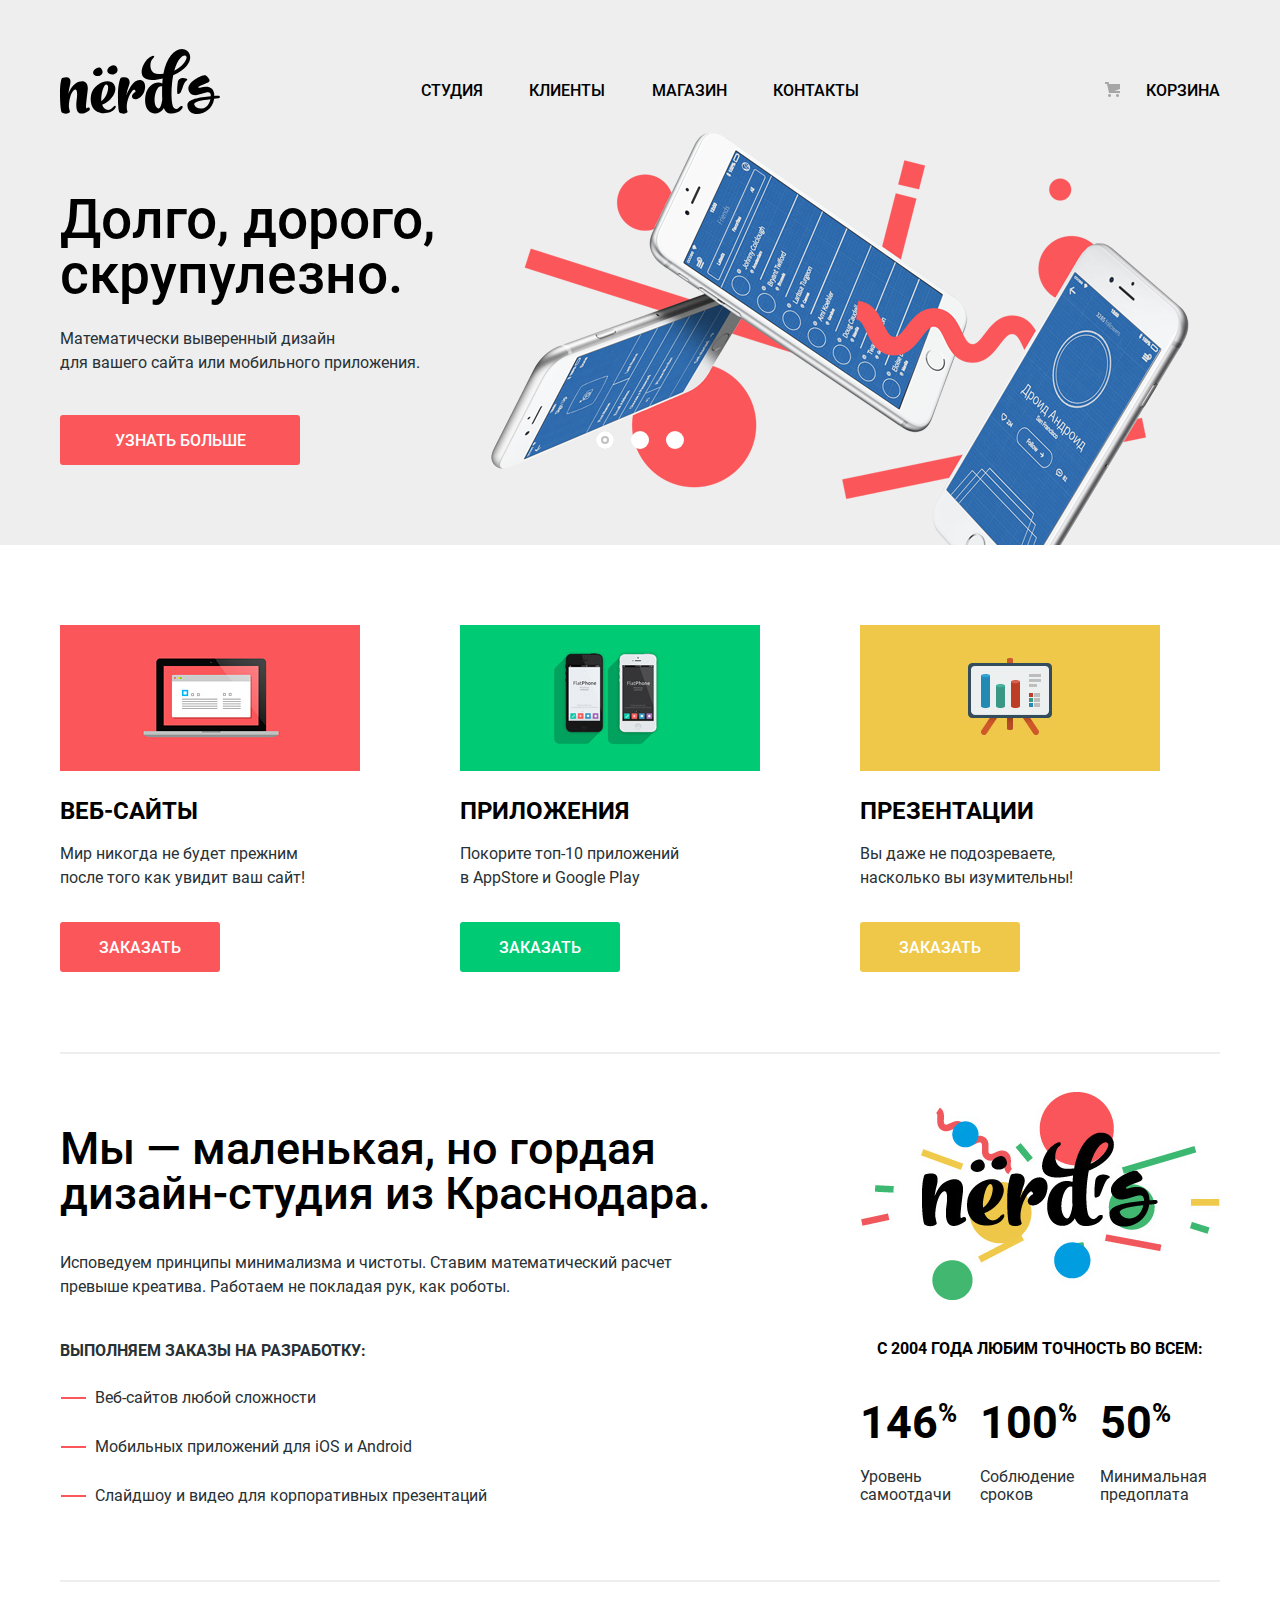
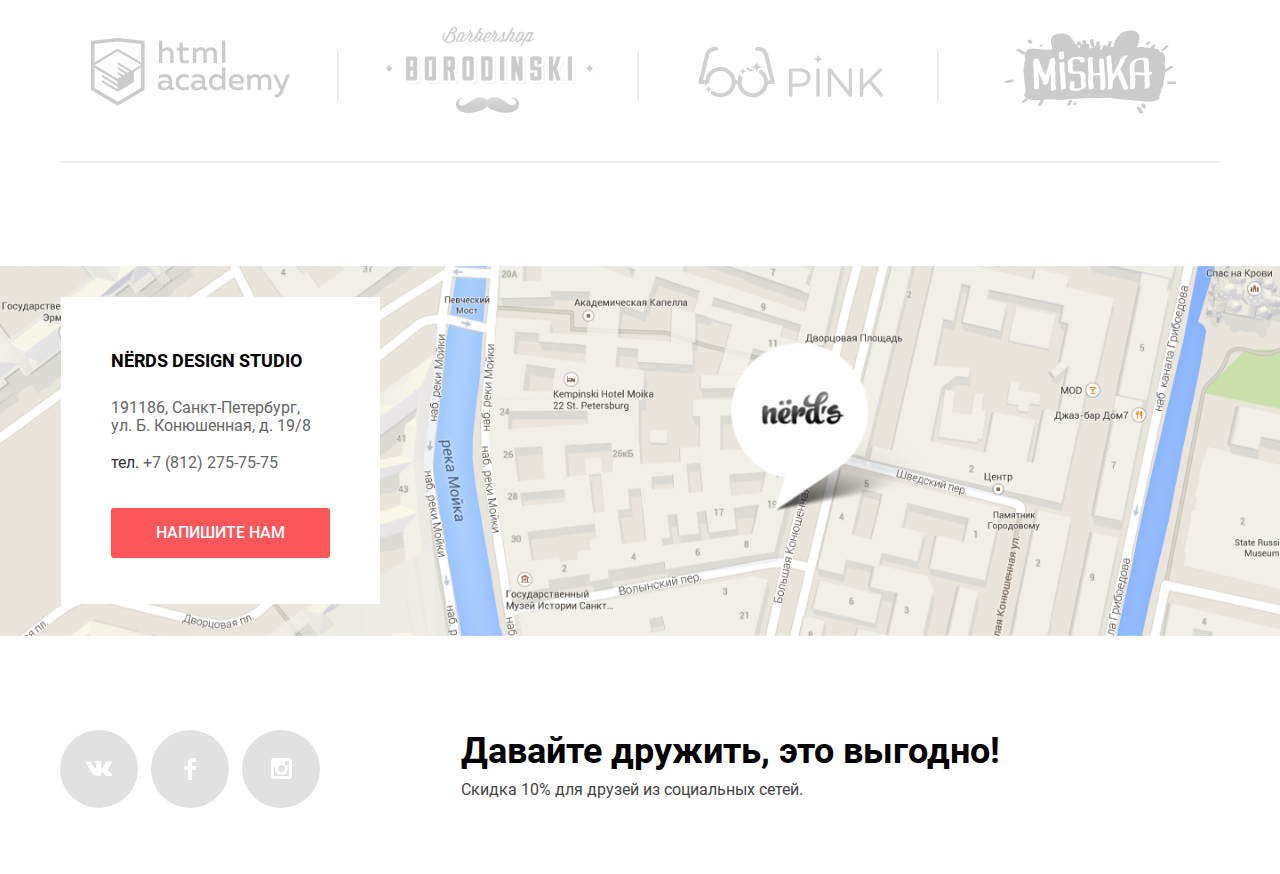
<file: index.html>
<!DOCTYPE html>
<html class="page" lang="ru">
  <head>
    <meta charset="utf-8">
    <title>HTML Academy: Нёрдс</title>
    <link rel="stylesheet" href="css/normalize.css">
    <link rel="stylesheet" href="css/style.min.css">
    <link rel="icon" href="favicon.ico">
    <link rel="icon" href="img/icons/icon.svg" type="image/svg+xml">
    <link rel="apple-touch-icon" href="img/icons/180.png">
    <link rel="manifest" href="manifest.webmanifest">
  </head>
  <body class="page-body">
    <header class="main-header top-wrapper">
      <nav class="main-navigation container">
        <a class="main-header-logo">
          <img class="header-img" src="img/nerds-logo.svg" width="160" height="66" alt="логитип студии Нёрдс">
        </a>
        <ul class="site-navigation">
          <li><a href="#">Студия</a></li>
          <li><a href="#">Клиенты</a></li>
          <li><a href="catalog.html">Магазин</a></li>
          <li><a href="#">Контакты</a></li>
        </ul>
        <div class="cart">
          <a class="cart-link" href="#">Корзина</a>
        </div>
      </nav>
    </header>
    <main>
      <h1 class="visually-hidden">Дизайн студия Нёрдс</h1>
      <div class="top-wrapper">
        <div class="container">
          <section class="features">
            <h2 class="visually-hidden">Преимущества</h2>
            <ul class="feature-list">
              <li class="feature-item features-current">
                <h3 class="feature-title">Долго, дорого, скрупулезно.</h3>
                <p class="feature-text">Математически выверенный дизайн для&nbsp;вашего&nbsp;сайта&nbsp;или мобильного приложения.</p>
                <a class="button feature-button" href="#">Узнать больше</a>
              </li>
              <li class="feature-item">
                <h3 class="feature-title">Любим математику как никто другой</h3>
                <p class="feature-text">Никакого креатива, только математические формулы для расчета идеальных пропорций</p>
                <a class="button feature-button" href="#">Узнать больше</a>
              </li>
              <li class="feature-item">
                <h3 class="feature-title">Только ночь, только хардкор</h3>
                <p class="feature-text">Работать днем, как все? Мы против этого. Ближе&nbsp;к&nbsp;полуночи работа только начинается.</p>
                <a class="button feature-button" href="#">Узнать больше</a>
              </li>
            </ul>
            <div class="features-control">
              <button class="features-button current-btn" type="button" aria-label="Первый слайд"></button>
              <button class="features-button" type="button" aria-label="Второй слайд"></button>
              <button class="features-button" type="button" aria-label="Третий слайд"></button>
            </div>
          </section>
        </div>
      </div>
      <div class="container">
        <section class="products">
          <h2 class="visually-hidden">Типы продуктов</h2>
          <ul class="product-list">
            <li class="product-item">
              <img src="img/illustration-1.png" width="300" height="146" alt="картинка ноутбука">
              <h3 class="product-name">Веб-сайты</h3>
              <p>Мир никогда не будет прежним после того как увидит ваш сайт!</p>
              <a class="button product-website" href="#">Заказать</a>
            </li>
            <li class="product-item">
              <img src="img/illustration-2.png" width="300" height="146" alt="картинка со смартфоном">
              <h3 class="product-name">Приложения</h3>
              <p>Покорите топ-10 приложений в&nbsp;AppStore и Google Play</p>
              <a class="button product-app" href="#">Заказать</a>
            </li>
            <li class="product-item">
              <img src="img/illustration-3.png" width="300" height="146" alt="картинка презентации">
              <h3 class="product-name">Презентации</h3>
              <p>Вы даже не подозреваете, насколько вы изумительны!</p>
              <a class="button product-presentation" href="#">Заказать</a>
            </li>
          </ul>
        </section>
        <section class="studio-description">
          <h2 class="visually-hidden">Информация о студии</h2>
          <div class="description-grid">
            <p class="description-caption">Мы — маленькая, но гордая дизайн-студия из Краснодара.</p>
            <p>Исповедуем принципы минимализма и чистоты. Ставим математический расчет превыше креатива. Работаем не покладая рук, как роботы.</p>
            <p class="orders-types">Выполняем заказы на разработку:</p>
            <ul class="orders-list">
              <li class="order-list-item">Веб-сайтов любой сложности</li>
              <li class="order-list-item">Мобильных приложений для iOS и Android</li>
              <li class="order-list-item">Слайдшоу и видео для корпоративных презентаций</li>
            </ul>
          </div>
          <div class="description-grid">
            <img src="img/logo-illustration.png" width="360" height="208" alt="Лого-иллюстрация студии">
            <p class="description-statics">с 2004 года Любим точность во всем:</p>
            <ul class="statics-list">
              <li>
                <h3 class="description-item">146<span class="description-percent">%</span></h3>
                <p class="descriptin-text">Уровень самоотдачи</p>
              </li>
              <li>
                <h3 class="description-item">100<span class="description-percent">%</span></h3>
                <p class="descriptin-text">Соблюдение сроков</p>
              </li>
              <li>
                <h3 class="description-item">50<span class="description-percent">%</span></h3>
                <p class="descriptin-text">Минимальная предоплата</p>
              </li>
            </ul>
          </div>
        </section>
        <section>
          <h2 class="visually-hidden">Партнёры</h2>
          <ul class="partners-list">
            <li class="partner-image academy">
              <a class="partners-list--link"  href="https://htmlacademy.ru/intensive/htmlcss">
                <img class="img-partner" src="img/logo-academy.png" width="199" height="68" alt="логотип Академия">
              </a>
            </li>
            <li class="partner-image borodinskiy">
              <a class="partners-list--link" href="#">
                <img class="img-partner" src="img/logo-borodinskiy.png" width="209" height="90" alt="логотип Барбершоп">
              </a>
            </li>
            <li class="partner-image pink">
              <a class="partners-list--link" href="#">
                <img class="img-partner" src="img/logo-pink.png" width="185" height="52" alt="логотип Пинк">
              </a>
            </li>
            <li class="partner-image mishka">
              <a class="partners-list--link" href="#">
                <img class="img-partner" src="img/logo-mishka.png" width="173" height="84" alt="логотип Мишка">
              </a>
            </li>
          </ul>
        </section>
      </div>
    </main>
    <footer class="main-footer">
      <div class="adress-map">
        <iframe class="map-iframe" src="https://www.google.com/maps/embed?pb=!1m14!1m8!1m3!1d1291.9728438064565!2d30.321937646729896!3d59.93880721831587!3m2!1i1024!2i768!4f13.1!3m3!1m2!1s0x4696310fca145cc1%3A0x42b32648d8238007!2z0JHQvtC70YzRiNCw0Y8g0JrQvtC90Y7RiNC10L3QvdCw0Y8g0YPQuy4sIDE5LzgsINCh0LDQvdC60YIt0J_QtdGC0LXRgNCx0YPRgNCzLCAxOTExODY!5e0!3m2!1sru!2sru!4v1615152051289!5m2!1sru!2sru" width="1440" height="416" style="border:0;" allowfullscreen="" loading="lazy"></iframe>
        <img class="map-image" src="img/map-point.svg" width="1440" height="416" alt="студия находится по адресу Санкт-Петербург, ул. Б. Конюшенная, д. 19/8" />
        <div class="container">
          <section class="contacts">
            <h2 class="visually-hidden">Как нас найти</h2>
              <p class="studio-name">NЁRDS DESIGN STUDIO</p>
              <p class="studio-adress">191186, Санкт-Петербург, ул.&nbsp;Б.&nbsp;Конюшенная, д. 19/8</p>
              <p>тел. <a class="contacts-phone" href="tel:+78122757575">+7 (812) 275-75-75</a></p>
              <a class="button contacts-button" href="#">Напишите нам</a>
          </section>
        </div>
      </div>
      <section class="footer-social container">
        <h2 class="visually-hidden">Социальные сети</h2>
        <ul class="social-list">
          <li>
            <a class="social-button" href="#">
              <span class="visually-hidden">Вконтакте</span>
              <svg width="27" height="15" viewBox="0 0 27 15" fill="none"><path d="M16.138 11.51C17.094 11.201 18.318 13.55 19.621 14.449C20.599 15.13 21.348 14.983 21.348 14.983L24.821 14.933C24.821 14.933 26.636 14.821 25.778 13.379C25.707 13.259 25.275 12.31 23.193 10.357C21.016 8.31404 21.311 8.64504 23.932 5.11304C25.529 2.96004 26.168 1.64504 25.968 1.08504C25.776 0.546037 24.603 0.686037 24.603 0.686037L20.69 0.713037C20.309 0.714037 19.986 0.832037 19.839 1.22804C19.836 1.23204 19.218 2.89404 18.394 4.30704C16.653 7.29604 15.958 7.45504 15.67 7.26804C15.009 6.83504 15.176 5.53104 15.176 4.60404C15.176 1.70704 15.608 0.499037 14.33 0.187037C13.903 0.0830374 13.591 0.0150374 12.502 0.00503741C11.11 -0.0159626 9.92797 0.00503743 9.25797 0.334037C8.81297 0.557037 8.47197 1.04604 8.67897 1.07404C8.93897 1.10904 9.52197 1.23404 9.83397 1.66004C10.235 2.21204 10.223 3.44904 10.223 3.44904C10.223 3.44904 10.452 6.86004 9.68297 7.28304C9.15497 7.57304 8.43297 6.98104 6.87997 4.26704C6.08697 2.87904 5.48797 1.34504 5.48797 1.34504C5.48797 1.34504 5.37197 1.06004 5.16197 0.904037C4.91197 0.719037 4.56197 0.660037 4.56197 0.660037L0.84797 0.684037C0.84797 0.684037 0.28997 0.700037 0.0849697 0.946037C-0.0970303 1.16404 0.0699697 1.61404 0.0699697 1.61404C0.0699697 1.61404 2.97897 8.49504 6.27297 11.961C9.29297 15.143 12.725 14.932 12.725 14.932H14.28C14.28 14.932 14.749 14.878 14.989 14.62C15.213 14.38 15.203 13.929 15.203 13.929C15.203 13.929 15.172 11.82 16.138 11.51Z" fill="white"/></svg>
            </a>
          </li>
          <li>
            <a class="social-button" href="#">
              <span class="visually-hidden">Фейсбук</span>
              <svg width="12" height="22" viewBox="0 0 12 22" fill="none"><path d="M12 4V0H8C5.79086 0 4 1.79086 4 4V8H0V12H4V22H8V12H12V8H8V4H12Z" fill="white"/></svg>
            </a>
          </li>
          <li>
            <a class="social-button" href="#">
              <span class="visually-hidden">Инстаграм</span>
              <svg width="21" height="21" viewBox="0 0 21 21" fill="none"><path fill-rule="evenodd" clip-rule="evenodd" d="M3 0H18C19.65 0 21 1.35 21 3V18C21 19.65 19.65 21 18 21H3C1.35 21 0 19.65 0 18V3C0 1.35 1.35 0 3 0ZM14 10.5C14 8.57 12.43 7 10.5 7C8.57 7 7 8.57 7 10.5C7 12.43 8.57 14 10.5 14C12.43 14 14 12.43 14 10.5ZM3 18V9H4.181C4.0626 9.49127 4.00186 9.99467 4 10.5C4 14.0899 6.91015 17 10.5 17C14.0899 17 17 14.0899 17 10.5C16.9986 9.99464 16.9379 9.49118 16.819 9H18V18H3ZM14 7H18V3H14V7Z" fill="white"/></svg>
            </a>
          </li>
        </ul>
        <div class="footer-promo">
          <p class="discount-text">Давайте дружить, это выгодно!</p>
          <p class="footer-discount">Скидка 10% для друзей из социальных сетей.</p>
        </div>
      </section>
    </footer>
    <section class="feedback modal-display-none">
      <h3 class="modal-heading">Напишите нам</h3>
      <form class="feedback-form" method="post" action="https://echo.htmlacademy.ru">
        <p class="modal-item">
          <label class="modal-captions" for="feedback-name">Ваше имя:</label>
          <input class="modal-name" type="text" name="user-name" id="feedback-name" placeholder="Имя Фамилия"/>
        </p>
        <p class="modal-item">
          <label class="modal-captions" for="feedback-email">Ваш email:</label>
          <input class="modal-email" type="email" name="user-email" id="feedback-email" placeholder="email@example.com "/>
        </p>
        <p class="modal-item-textarea">
          <label class="modal-captions" for="feedback-text">Текст письма:</label>
          <textarea class="modal-text" name="user-text" id="feedback-text" rows="5" placeholder="В свободной форме"></textarea>
        </p>
        <button class="button modal-button" type="submit">Отправить</button>
      </form>
      <button class="modal-close" type="button" aria-label="Закрыть окно"></button>
    </section>
    <script src="js/popup.min.js">
    </script>
  </body>
</html>
</file>
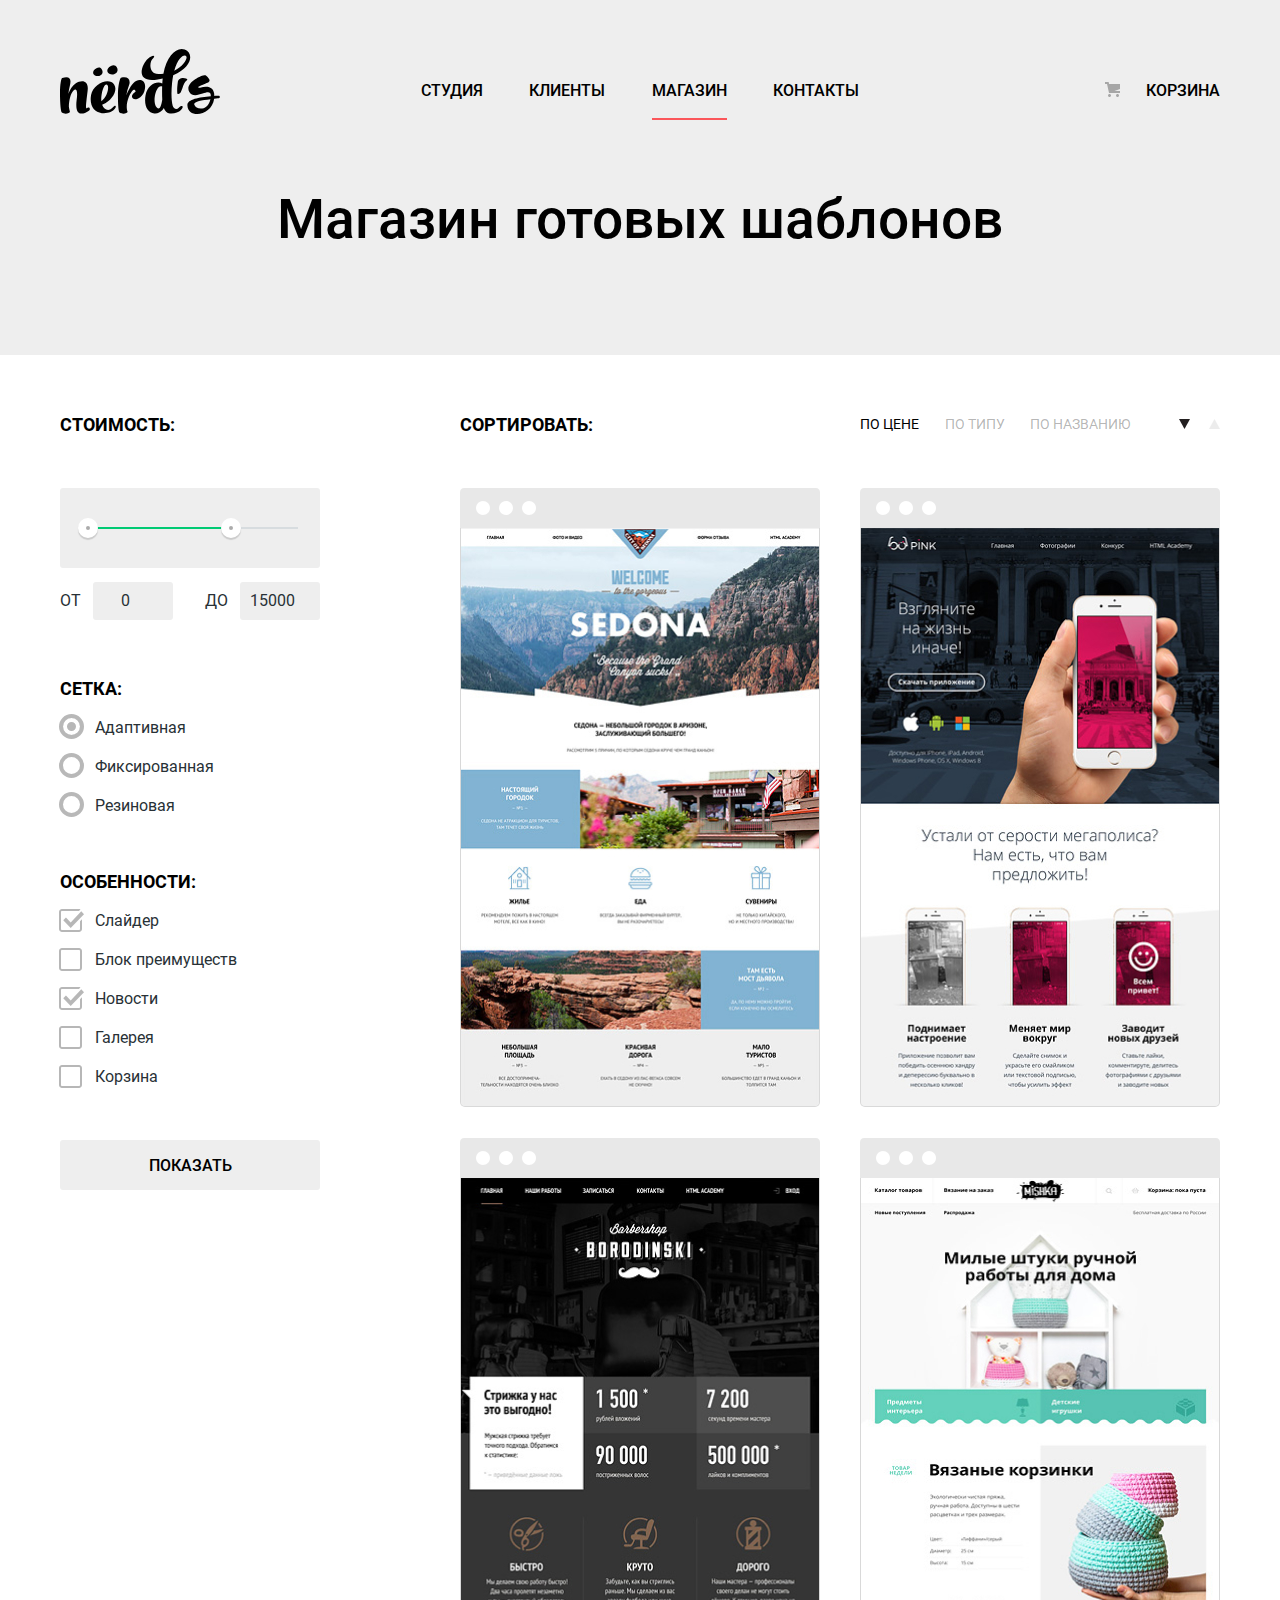
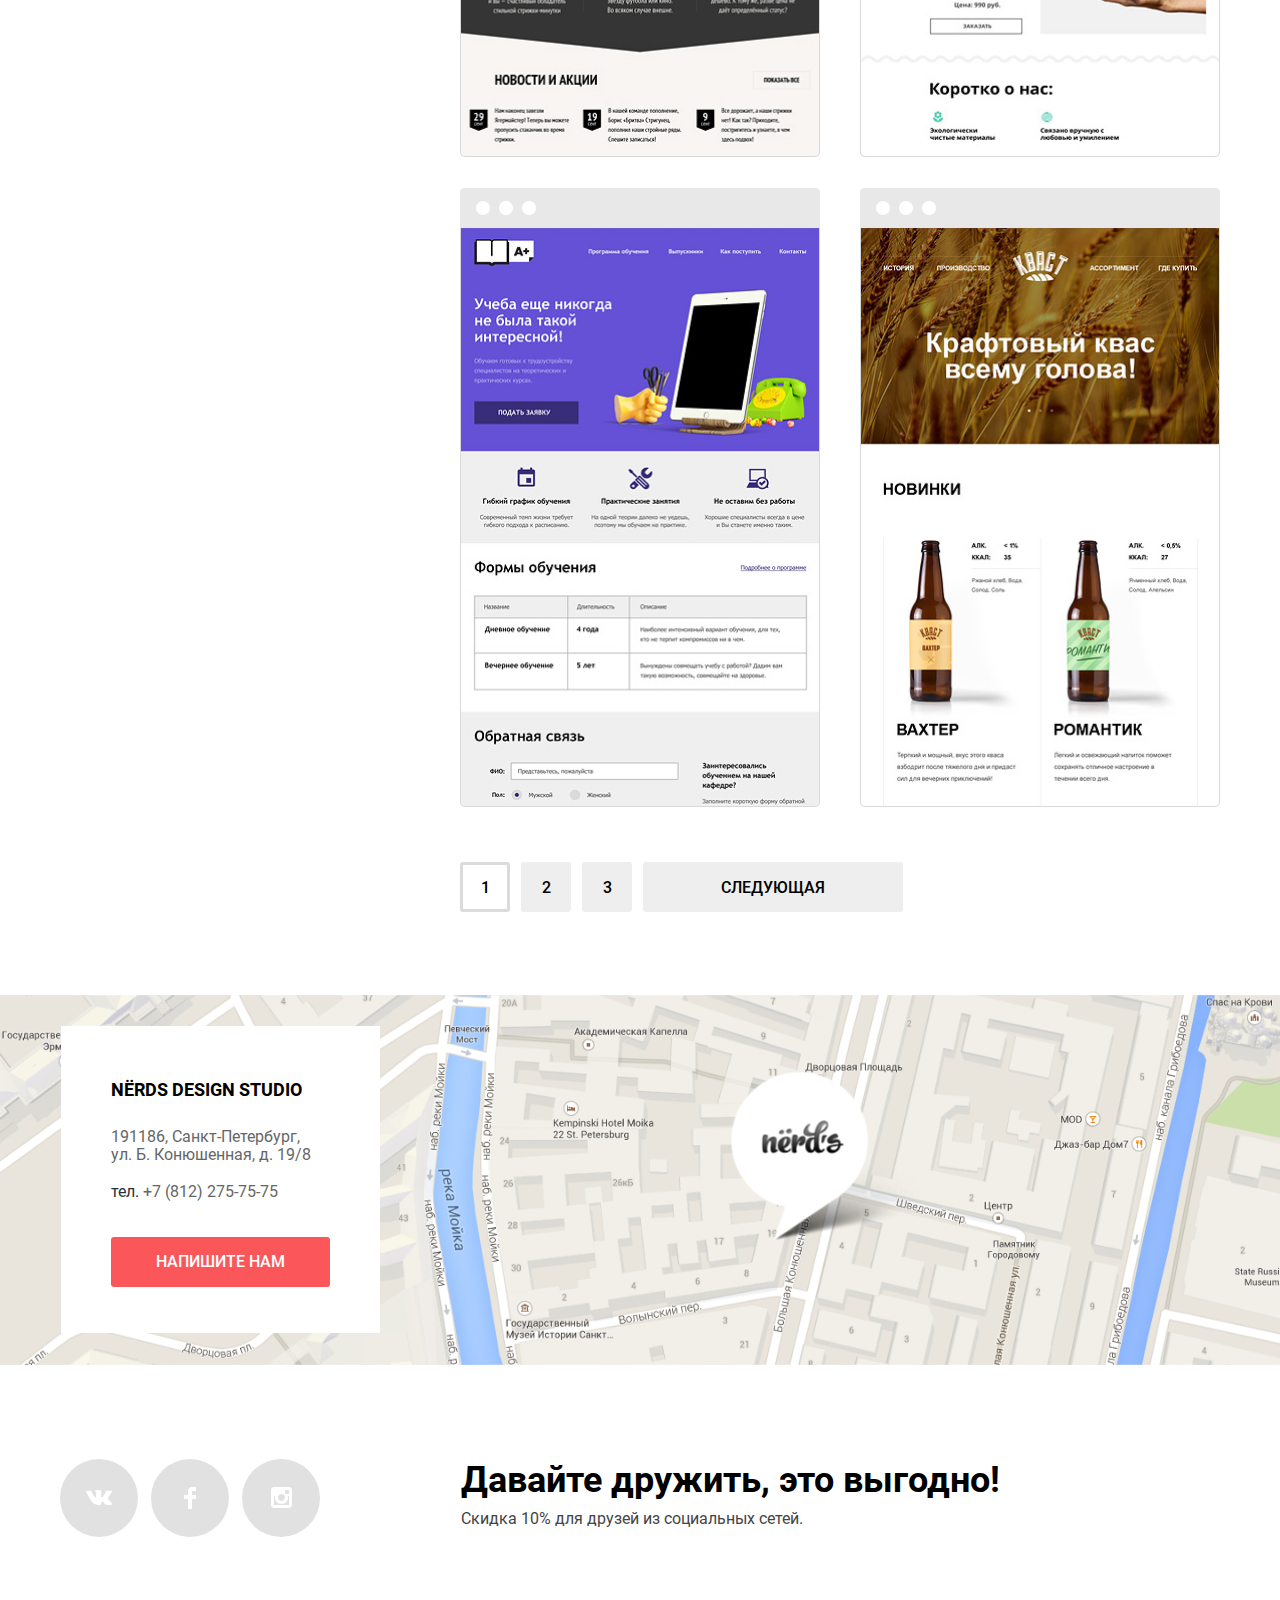
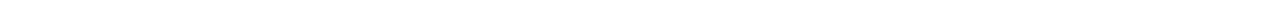
<file: catalog.html>
<!DOCTYPE html>
<html class="page" lang="ru">
  <head>
    <meta charset="utf-8">
    <title>HTML Academy: Нёрдс</title>
    <link rel="stylesheet" href="css/normalize.css">
    <link rel="stylesheet" href="css/style.min.css">
    <link rel="icon" href="favicon.ico">
    <link rel="icon" href="img/icons/icon.svg" type="image/svg+xml">
    <link rel="apple-touch-icon" href="img/icons/180.png">
    <link rel="manifest" href="manifest.webmanifest">
  </head>
  <body class="page-body inner-page">
    <header class="main-header top-wrapper">
      <nav class="main-navigation container">
        <a class="main-header-logo" href="index.html">
          <img class="header-img" src="img/nerds-logo.svg" width="160" height="66" alt="Вернуться на главную">
        </a>
        <ul class="site-navigation">
          <li><a href="#">Студия</a></li>
          <li><a href="#">Клиенты</a></li>
          <li><a class="link-disabled">Магазин</a></li>
          <li><a href="#">Контакты</a></li>
        </ul>
        <div class="cart">
          <a class="cart-link" href="#">Корзина</a>
        </div>
      </nav>
    </header>
    <main class="page-catalog">
      <div class="top-wrapper">
        <h1 class="page-title container">Магазин готовых шаблонов</h1>
      </div>
      <div class="container catalog-container">
        <section class="catalog-filters">
          <h2 class="visually-hidden">Фильтр шаблонов</h2>
          <form class="filter" method="get" action="https://echo.htmlacademy.ru">
            <fieldset class="fieldset-item fieldset-price">
              <legend class="filter-name filter-name-price">Стоимость:</legend>
              <div class="range-filter">
                <div class="range-controls">
                  <div class="scale">
                    <div class="bar" style="width: 70%; margin-left: 0">
                    </div>
                  </div>
                  <button type="button" class="toggle toggle-min" tabindex="0" style="left: 7%"></button>
                  <button type="button" class="toggle toggle-max" tabindex="0" style="left: 62%"></button>
                </div>
                <div class="price-controls">
                  <label class="min-price" for="filter-for-from">От</label>
                  <input class="input-price" type="number" name="from" id="filter-for-from" value="0">
                  <label class="max-price" for="filter-for-up">До</label>
                  <input class="input-price" type="number" name="up" id="filter-for-up" value="15000">
                </div>
              </div>
            </fieldset>
            <fieldset class="fieldset-item">
              <legend class="filter-name filter-name-grid">Сетка:</legend>
              <ul class="filter-list">
                <li class="radio-option">
                  <input class="filter-radio visually-hidden" type="radio" name="grid" value="adaptive" id="filter-for-adaptive" checked>
                  <label for="filter-for-adaptive">Адаптивная</label>
                </li>
                <li class="radio-option">
                  <input class="filter-radio visually-hidden" type="radio" name="grid" value="fixed" id="filter-for-fixed">
                  <label for="filter-for-fixed">Фиксированная</label>
                </li>
                <li class="radio-option">
                  <input class="filter-radio visually-hidden" type="radio" name="grid" value="elastic" id="filter-for-elastic">
                  <label for="filter-for-elastic">Резиновая</label>
                </li>
              </ul>
            </fieldset>
            <fieldset class="fieldset-item">
              <legend class="filter-name filter-name-feature">Особенности:</legend>
              <ul class="filter-list">
                <li class="checkbox-option">
                  <input class="filter-checkbox visually-hidden" type="checkbox" name="slider" id="filter-for-slider" checked>
                  <label for="filter-for-slider">Слайдер</label>
                </li>
                <li class="checkbox-option">
                  <input class="filter-checkbox visually-hidden" type="checkbox" name="advantages" id="filter-for-advantages">
                  <label for="filter-for-advantages">Блок преимуществ</label>
                </li>
                <li class="checkbox-option">
                  <input class="filter-checkbox visually-hidden"  type="checkbox" name="news" id="filter-for-news" checked>
                  <label for="filter-for-news">Новости</label>
                </li>
                <li class="checkbox-option">
                  <input class="filter-checkbox visually-hidden" type="checkbox" name="gallery" id="filter-for-gallery">
                  <label for="filter-for-gallery">Галерея</label>
                </li>
                <li class="checkbox-option">
                  <input class="filter-checkbox visually-hidden" type="checkbox" name="basket" id="filter-for-basket">
                  <label for="filter-for-basket">Корзина</label>
                </li>
              </ul>
            </fieldset>
            <button class="button filter-button" type="submit">Показать</button>
          </form>
        </section>
        <section class="catalog-templates">
          <h2 class="visually-hidden">Список шаблонов</h2>
          <div class="catalog-filter-by">
            <p class="filter-name">Сортировать:
            </p>
            <ul class="filter-by">
              <li>
                <a class="filter-by-active" href="#">По цене</a>
              </li>
              <li>
                <a href="#">По типу</a>
              </li>
              <li>
                <a href="#">По названию</a>
              </li>
              <li>
                <a class="filter-pointer pointer-active" href="#">
                  <span class="visually-hidden">Сортировка по убыванию</span>
                  <svg width="11" height="10" viewBox="0 0 11 10"><path d="M5.5 10L0 0H11" fill="#A6A6A6"/></svg>
                </a>
                <a class="filter-pointer" href="#">
                  <span class="visually-hidden">Сортировка по возрастанию</span>
                  <svg width="11" height="10" viewBox="0 0 11 10"><path d="M5.5 0L0 10H11L5.5 0Z" fill="#A6A6A6"/></svg>
                </a>
              </li>
            </ul>
          </div>
          <ul class="template-list">
            <li class="template-item">
              <img class="template-item-image" src="img/catalog-sedona.jpg" width="358" height="578" alt="Макет проекта Седона">
              <div class="template-modal">
                <a class="template-modal-heading" href="#">Sedona</a>
                <p class="template-modal-text">Информационный сайт для&nbsp;туристов</p>
                <button class="button template-modal-button" aria-label="Добавить макет Седона в корзину">9 900 <span class="rub">&#8381;</span></button>
              </div>
            </li>
            <li class="template-item">
              <img class="template-item-image" src="img/catalog-pink.jpg" width="358" height="578" alt="Макет проекта Пинк">
              <div class="template-modal">
                <a class="template-modal-heading" href="#">Pink app</a>
                <p class="template-modal-text">Продуктовый лендинг приложения для iOS и Android</p>
                <button class="button template-modal-button" aria-label="Добавить макет Пинк в корзину">9 900 <span class="rub">&#8381;</span></button>
              </div>
            </li>
            <li class="template-item">
              <img class="template-item-image" src="img/catalog-barbershop.jpg" width="358" height="578" alt="Макет проекта Бородинский">
              <div class="template-modal">
                <a class="template-modal-heading" href="#">Barbershop</a>
                <p class="template-modal-text">Сайт салона красоты. Для&nbsp;мужчин, да.</p>
                <button class="button template-modal-button" aria-label="Добавить макет Барбершоп в корзину">9 900 <span class="rub">&#8381;</span></button>
              </div>
            </li>
            <li class="template-item">
              <img class="template-item-image" src="img/catalog-mishka.jpg" width="358" height="578" alt="Макет проекта Мишка">
              <div class="template-modal">
                <a class="template-modal-heading" href="#">Mishka</a>
                <p class="template-modal-text">Интернет-магазин вязаных&nbsp;игрушек</p>
                <button class="button template-modal-button" aria-label="Добавить макет Мишка в корзину">9 900 <span class="rub">&#8381;</span></button>
              </div>
            </li>
            <li class="template-item">
              <img class="template-item-image" src="img/catalog-aplus.jpg" width="358" height="578" alt="Макет проекта А плюс">
              <div class="template-modal">
                <a class="template-modal-heading" href="#">A plus</a>
                <p class="template-modal-text">Лендинг курсов повышения квалификации</p>
                <button class="button template-modal-button" aria-label="Добавить макет А плюс в корзину">9 900 <span class="rub">&#8381;</span></button>
              </div>
            </li>
            <li class="template-item">
              <img class="template-item-image" src="img/catalog-kvast.jpg" width="358" height="578" alt="Макет проекта Кваст">
              <div class="template-modal">
                <a class="template-modal-heading" href="#">Кваст</a>
                <p class="template-modal-text">Промо-сайт производителя крафтового кваса</p>
                <button class="button template-modal-button" aria-label="Добавить макет Кваст в корзину">9 900 <span class="rub">&#8381;</span></button>
              </div>
            </li>
          </ul>
          <ul class="pagination-list">
            <li class="pagination-item pagination-item-current">
              <a>1</a>
            </li>
            <li class="pagination-item">
              <a href="#">2</a>
            </li>
            <li class="pagination-item">
              <a href="#">3</a>
            </li>
            <li class="pagination-item pagination-next-btn">
              <a href="#">Следующая</a>
            </li>
          </ul>
        </section>
      </div>
    </main>
    <footer class="main-footer">
      <div class="adress-map">
        <iframe class="map-iframe" src="https://www.google.com/maps/embed?pb=!1m14!1m8!1m3!1d1291.9728438064565!2d30.321937646729896!3d59.93880721831587!3m2!1i1024!2i768!4f13.1!3m3!1m2!1s0x4696310fca145cc1%3A0x42b32648d8238007!2z0JHQvtC70YzRiNCw0Y8g0JrQvtC90Y7RiNC10L3QvdCw0Y8g0YPQuy4sIDE5LzgsINCh0LDQvdC60YIt0J_QtdGC0LXRgNCx0YPRgNCzLCAxOTExODY!5e0!3m2!1sru!2sru!4v1615152051289!5m2!1sru!2sru" width="1440" height="416" style="border:0;" allowfullscreen="" loading="lazy"></iframe>
        <img class="map-image" src="img/map-point.svg" width="1440" height="416" alt="студия находится по адресу Санкт-Петербург, ул. Б. Конюшенная, д. 19/8" />
        <div class="container">
          <section class="contacts">
            <h2 class="visually-hidden">Как нас найти</h2>
              <p class="studio-name">NЁRDS DESIGN STUDIO</p>
              <p class="studio-adress">191186, Санкт-Петербург, ул.&nbsp;Б.&nbsp;Конюшенная, д. 19/8</p>
              <p>тел. <a class="contacts-phone" href="tel:+78122757575">+7 (812) 275-75-75</a></p>
              <a class="button contacts-button" href="#">Напишите нам</a>
          </section>
        </div>
      </div>
      <section class="footer-social container">
        <h2 class="visually-hidden">Социальные сети</h2>
        <ul class="social-list">
          <li>
            <a class="social-button" href="#">
              <span class="visually-hidden">Вконтакте</span>
              <svg width="27" height="15" viewBox="0 0 27 15" fill="none"><path d="M16.138 11.51C17.094 11.201 18.318 13.55 19.621 14.449C20.599 15.13 21.348 14.983 21.348 14.983L24.821 14.933C24.821 14.933 26.636 14.821 25.778 13.379C25.707 13.259 25.275 12.31 23.193 10.357C21.016 8.31404 21.311 8.64504 23.932 5.11304C25.529 2.96004 26.168 1.64504 25.968 1.08504C25.776 0.546037 24.603 0.686037 24.603 0.686037L20.69 0.713037C20.309 0.714037 19.986 0.832037 19.839 1.22804C19.836 1.23204 19.218 2.89404 18.394 4.30704C16.653 7.29604 15.958 7.45504 15.67 7.26804C15.009 6.83504 15.176 5.53104 15.176 4.60404C15.176 1.70704 15.608 0.499037 14.33 0.187037C13.903 0.0830374 13.591 0.0150374 12.502 0.00503741C11.11 -0.0159626 9.92797 0.00503743 9.25797 0.334037C8.81297 0.557037 8.47197 1.04604 8.67897 1.07404C8.93897 1.10904 9.52197 1.23404 9.83397 1.66004C10.235 2.21204 10.223 3.44904 10.223 3.44904C10.223 3.44904 10.452 6.86004 9.68297 7.28304C9.15497 7.57304 8.43297 6.98104 6.87997 4.26704C6.08697 2.87904 5.48797 1.34504 5.48797 1.34504C5.48797 1.34504 5.37197 1.06004 5.16197 0.904037C4.91197 0.719037 4.56197 0.660037 4.56197 0.660037L0.84797 0.684037C0.84797 0.684037 0.28997 0.700037 0.0849697 0.946037C-0.0970303 1.16404 0.0699697 1.61404 0.0699697 1.61404C0.0699697 1.61404 2.97897 8.49504 6.27297 11.961C9.29297 15.143 12.725 14.932 12.725 14.932H14.28C14.28 14.932 14.749 14.878 14.989 14.62C15.213 14.38 15.203 13.929 15.203 13.929C15.203 13.929 15.172 11.82 16.138 11.51Z" fill="white"/></svg>
            </a>
          </li>
          <li>
            <a class="social-button" href="#">
              <span class="visually-hidden">Фейсбук</span>
              <svg width="12" height="22" viewBox="0 0 12 22" fill="none"><path d="M12 4V0H8C5.79086 0 4 1.79086 4 4V8H0V12H4V22H8V12H12V8H8V4H12Z" fill="white"/></svg>
            </a>
          </li>
          <li>
            <a class="social-button" href="#">
              <span class="visually-hidden">Инстаграм</span>
              <svg width="21" height="21" viewBox="0 0 21 21" fill="none"><path fill-rule="evenodd" clip-rule="evenodd" d="M3 0H18C19.65 0 21 1.35 21 3V18C21 19.65 19.65 21 18 21H3C1.35 21 0 19.65 0 18V3C0 1.35 1.35 0 3 0ZM14 10.5C14 8.57 12.43 7 10.5 7C8.57 7 7 8.57 7 10.5C7 12.43 8.57 14 10.5 14C12.43 14 14 12.43 14 10.5ZM3 18V9H4.181C4.0626 9.49127 4.00186 9.99467 4 10.5C4 14.0899 6.91015 17 10.5 17C14.0899 17 17 14.0899 17 10.5C16.9986 9.99464 16.9379 9.49118 16.819 9H18V18H3ZM14 7H18V3H14V7Z" fill="white"/></svg>
            </a>
          </li>
        </ul>
        <div class="footer-promo">
          <p class="discount-text">Давайте дружить, это выгодно!</p>
          <p class="footer-discount">Скидка 10% для друзей из социальных сетей.</p>
        </div>
      </section>
    </footer>
    <section class="feedback modal-display-none">
      <h3 class="modal-heading">Напишите нам</h3>
      <form class="feedback-form" method="post" action="https://echo.htmlacademy.ru">
        <p class="modal-item">
          <label class="modal-captions" for="feedback-name">Ваше имя:</label>
          <input class="modal-name" type="text" name="user-name" id="feedback-name" placeholder="Имя Фамилия"/>
        </p>
        <p class="modal-item">
          <label class="modal-captions" for="feedback-email">Ваш email:</label>
          <input class="modal-email" type="email" name="user-email" id="feedback-email" placeholder="email@example.com "/>
        </p>
        <p class="modal-item-textarea">
          <label class="modal-captions" for="feedback-text">Текст письма:</label>
          <textarea class="modal-text" name="user-text" id="feedback-text" rows="5" placeholder="В свободной форме"></textarea>
        </p>
        <button class="button modal-button" type="submit">Отправить</button>
      </form>
      <button class="modal-close" type="button" aria-label="Закрыть окно"></button>
    </section>
    <script src="js/popup.min.js">
    </script>
  </body>
</html>
</file>
<file: css/style.min.css>
@-webkit-keyframes bounce{0%{-webkit-transform:translateY(-2000px);transform:translateY(-2000px)}70%{-webkit-transform:translateY(30px);transform:translateY(30px)}90%{-webkit-transform:translateY(-10px);transform:translateY(-10px)}to{-webkit-transform:translateY(0);transform:translateY(0)}}@keyframes bounce{0%{-webkit-transform:translateY(-2000px);transform:translateY(-2000px)}70%{-webkit-transform:translateY(30px);transform:translateY(30px)}90%{-webkit-transform:translateY(-10px);transform:translateY(-10px)}to{-webkit-transform:translateY(0);transform:translateY(0)}}@-webkit-keyframes shake{0%,to{-webkit-transform:translateX(0);transform:translateX(0)}10%,30%,50%,70%,90%{-webkit-transform:translateX(-10px);transform:translateX(-10px)}20%,40%,60%,80%{-webkit-transform:translateX(10px);transform:translateX(10px)}}@keyframes shake{0%,to{-webkit-transform:translateX(0);transform:translateX(0)}10%,30%,50%,70%,90%{-webkit-transform:translateX(-10px);transform:translateX(-10px)}20%,40%,60%,80%{-webkit-transform:translateX(10px);transform:translateX(10px)}}@font-face{font-family:"Roboto";src:url(../fonts/roboto.woff2) format("woff2"),url(../fonts/roboto.woff) format("woff");font-weight:400;font-style:normal}@font-face{font-family:"Roboto";src:url(../fonts/robotobold.woff2) format("woff2"),url(../fonts/robotobold.woff) format("woff");font-weight:700;font-style:normal}@font-face{font-family:"Roboto";src:url(../fonts/robotomedium.woff2) format("woff2"),url(../fonts/robotomedium.woff) format("woff");font-weight:500;font-style:normal}:root{--white:#FFFFFF;--black:#000000;--silver:#E1E1E1;--grey-lighten:#EEEEEE;--grey-light:#DFDFDF;--grey:#D5D5D5;--grey-somber:#DBDBDB;--grey-dark:#666666;--grey-darken:#444444;--lighten-dimgrey:#D7DCDE;--light-dimgrey:#B4B9BB;--dimgrey:#4D4D4D;--dimgrey-opacity:rgba(77, 77, 77, 0.12);--dimgrey-opacity-light:rgba(77, 77, 77, 0.4);--dimgrey-opacity-lighten:rgba(77, 77, 77, 0.1);--dimly-black:#D7DCDF;--dimgrey-black:#ABABAB;--black-opacity-lighten:rgba(40, 49, 54, 0.3);--black-opacity-light:rgba(0, 0, 0, 0.25);--black-opacity:rgba(0, 0, 0, 0.3);--black-opacity-lighter:rgba(0, 0, 0, 0.4);--black-opacity-dark:rgba(0, 0, 0, 0.6);--white-opacity:rgba(255, 255, 255, 0.3);--white-smoke:rgba(68, 68, 68, 0.5);--grey-opacity:rgba(0, 1, 1, 0.1);--light-grey-opacity:rgba(0, 0, 0, 0.15);--mysterious-grey:#C1C1C1;--ashy-grey:#F2F2F2;--light-ashy-grey:rgba(0, 0, 0, 0.1);--light-black:#231F20;--red:#FB565A;--red--dark:#E74246;--red--darken:#D7373B;--green:#00CA74;--green--dark:#00BC6C;--green--darken:#00AA62;--orange:#EFC849;--orange--dark:#EAB534;--orange--darken:#E5A722;--text-basic:#283136;--text-dark:#000000;--link-hover:var(--red);--link-active:var(--black-opacity);--background-color:var(--white);--wrapper-color:var(--grey-lighten);--button-text:var(--white);--button-text-active:var(--white-opacity);--background-button:var(--red);--background-button-hover:var(--red--dark);--background-button-active:var(--red--darken);--catalog-button:var(--grey-lighten);--catalog-button-hover:var(--grey-light);--catalog-button-active:var(--grey);--catalog-button-text:var(--black-opacity)}.page{height:100%}.page-body{min-width:1200px;margin:0;padding:0;font-family:"Roboto",Arial,sans-serif;font-weight:400;font-size:16px;line-height:24px;color:var(--text-basic);background-color:var(--background-color);min-height:100%;display:-ms-grid;display:grid;-ms-grid-rows:auto 1fr auto;grid-template-rows:auto 1fr auto}.main-header{padding-top:48px}a{text-decoration:none}.top-wrapper{background-color:var(--wrapper-color)}.visually-hidden{position:absolute;width:1px;height:1px;margin:-1px;border:0;padding:0;white-space:nowrap;clip:rect(0 0 0 0);-webkit-clip-path:inset(100);clip-path:inset(100%);overflow:hidden}.container{width:1160px;padding:0 20px;margin:0 auto}.main-navigation,.site-navigation{display:-webkit-box;display:-ms-flexbox;display:flex;-ms-flex-wrap:wrap;flex-wrap:wrap;-webkit-box-pack:justify;-ms-flex-pack:justify;justify-content:space-between}.main-navigation{line-height:30px;text-transform:uppercase;font-weight:500;-webkit-box-align:center;-ms-flex-align:center;align-items:center}.site-navigation{list-style:none;margin:0;min-width:438px;padding:20px 0 0;max-width:800px}.site-navigation li:not(:last-child){padding-right:5px}.header-img{min-width:160px;display:block}.main-header-logo:hover img{opacity:.7}.main-header-logo:active img{opacity:.3}.cart{min-width:160px;text-align:right;padding-top:20px}.cart-link{position:relative;display:inline-block;vertical-align:middle;width:112px}.cart-link::before{content:"";position:absolute;left:-3px;top:6px;width:15px;height:15px;background-image:url(../img/cart-icon.svg);background-repeat:no-repeat;background-position:0 0}.cart-link,.site-navigation a{color:var(--text-dark);padding-bottom:0}.cart-link:hover,.site-navigation a:hover{color:var(--link-hover)}.cart-link:focus,.site-navigation a:focus{outline:2px solid var(--dimgrey)}.cart-link:active,.site-navigation a:active{color:var(--link-active)}.features,.link-disabled{position:relative}.link-disabled:after{position:absolute;content:"";width:100%;height:2px;background-color:var(--red);left:0;top:37px;display:block}.features{margin-bottom:80px}.feature-item{display:-webkit-box;display:-ms-flexbox;display:flex;width:100%;min-height:431px;-webkit-box-orient:vertical;-webkit-box-direction:normal;-ms-flex-direction:column;flex-direction:column;-webkit-box-pack:justify;-ms-flex-pack:justify;justify-content:space-between;background-repeat:no-repeat;background-position-x:397px}.feature-item:first-child{background-image:url(../img/nerds-index-slide1.png)}.feature-item:nth-child(2){background-image:url(../img/nerds-index-slide2.png)}.feature-item:nth-child(3){background-image:url(../img/nerds-index-slide3.png)}.feature-list{list-style:none;margin:0;padding:0}.feature-button{display:block;width:240px;text-align:center;padding-top:16px;padding-bottom:16px;margin-top:10px;margin-bottom:80px}.feature-title{font-size:55px;line-height:55px;font-weight:500;color:var(--text-dark);margin:0;width:520px;padding-top:78px}.feature-text{width:416px;margin:0;-webkit-box-flex:1;-ms-flex-positive:1;flex-grow:1;padding-top:38px}.feature-item:first-child .feature-text{padding-top:25px}.features-control{position:absolute;left:50%;-webkit-transform:translateX(-50%);-ms-transform:translateX(-50%);transform:translateX(-50%);top:317px;z-index:10;display:-webkit-box;display:-ms-flexbox;display:flex;width:88px;-webkit-box-pack:justify;-ms-flex-pack:justify;justify-content:space-between}.features-button{width:18px;height:18px;border-radius:50%;border:0;background-color:var(--white);cursor:pointer}.features-button.current-btn{-webkit-box-shadow:inset 0 0 0 5px var(--white),inset 0 0 0 7px var(--mysterious-grey);box-shadow:inset 0 0 0 5px var(--white),inset 0 0 0 7px var(--mysterious-grey)}.feature-item:not(.features-current){display:none}.button{color:var(--button-text);background-color:var(--background-button);line-height:18px;text-align:center;font-weight:500;text-transform:uppercase;padding-top:17px;padding-bottom:15px;border-radius:3px}.button:hover{background-color:var(--background-button-hover)}.button:active{background-color:var(--background-button-active);color:var(--button-text-active);-webkit-box-shadow:inset 0 3px 0 var(--grey-opacity);box-shadow:inset 0 3px 0 var(--grey-opacity)}.button:focus{outline:solid 1px var(--black)}.product-app,.product-presentation,.product-website{display:block;margin-top:32px;padding-top:17px;padding-bottom:15px;width:160px}.product-app{background-color:var(--green)}.product-app:hover{background-color:var(--green--dark)}.product-app:active{background-color:var(--green--darken)}.product-presentation{background-color:var(--orange)}.product-presentation:hover{background-color:var(--orange--dark)}.product-presentation:active{background-color:var(--orange--darken)}.products{padding-bottom:80px;border-bottom:2px solid var(--grey-lighten)}.product-name{font-size:24px;line-height:30px;color:var(--text-dark);text-transform:uppercase;font-weight:700;margin-bottom:16px;margin-top:18px}.product-list{list-style:none;margin:0;padding:0;display:-ms-grid;display:grid;-ms-grid-columns:300px 100px 300px 100px 300px;grid-template-columns:300px 300px 300px;-webkit-column-gap:100px;-moz-column-gap:100px;column-gap:100px}.product-item p{margin-right:40px}.studio-description{padding-top:38px;padding-bottom:47px;display:-ms-grid;display:grid;-ms-grid-columns:660px 360px;grid-template-columns:660px 360px;-webkit-box-pack:justify;-ms-flex-pack:justify;justify-content:space-between}.description-caption{color:var(--text-dark);font-size:45px;line-height:45px;font-weight:500;margin-top:34px;margin-bottom:35px}.orders-types{text-transform:uppercase;font-weight:700;margin-top:40px;margin-bottom:23px}.orders-list{list-style:none;margin:0;padding:0}.order-list-item{margin-bottom:25px;margin-left:35px;position:relative}.order-list-item::before{content:"";position:absolute;background-color:var(--red);width:25px;height:2px;margin-left:-34px;top:11px}.description-statics{text-transform:uppercase;font-weight:700;color:var(--text-dark);margin-top:30px;margin-bottom:30px;text-align:center}.statics-list{list-style:none;margin:0;padding:0;display:-ms-grid;display:grid;-ms-grid-columns:1fr 1fr 1fr;grid-template-columns:1fr 1fr 1fr}.description-item{font-weight:700;font-size:45px;line-height:64px;color:var(--text-dark);margin:0;padding:0}.description-percent{display:inline-block;vertical-align:super;font-size:26px;line-height:40px;font-weight:700;color:var(--basic-black)}.descriptin-text{line-height:18px;margin-top:13px}.partners-list{list-style:none;margin:0 0 80px;border-top:2px solid var(--grey-lighten);padding:45px 0 37px;border-bottom:2px solid var(--grey-lighten);display:-webkit-box;display:-ms-flexbox;display:flex;-ms-flex-wrap:wrap;flex-wrap:wrap;-webkit-box-pack:justify;-ms-flex-pack:justify;justify-content:space-between;-webkit-box-align:center;-ms-flex-align:center;align-items:center}.partner-image{position:relative;min-width:260px;text-align:center}.partner-image:not(:last-child)::after{content:"";position:absolute;width:2px;height:52px;background-color:var(--grey-lighten);right:-19px;top:50%;-webkit-transform:translateY(-50%);-ms-transform:translateY(-50%);transform:translateY(-50%)}.partners-list--link .img-partner{opacity:.2}.partners-list--link:hover .img-partner{opacity:1}.partners-list--link:active .img-partner{opacity:.1}.adress-map,.adress-map .container{position:relative}.adress-map img{position:absolute;display:block;margin:0 auto;top:0;left:50%;-webkit-transform:translateX(-50%);-ms-transform:translateX(-50%);transform:translateX(-50%);z-index:-1}.adress-map iframe{display:block;margin:0 auto;width:100%}.contacts{top:-362px;left:21px;position:absolute;background-color:var(--white);width:319px;-webkit-box-sizing:border-box;box-sizing:border-box;padding-left:50px;padding-right:50px}.studio-name{font-weight:700;font-size:18px;line-height:30px;color:var(--text-dark);margin-top:49px;margin-bottom:23px}.studio-adress{line-height:18px}.contacts-phone,.studio-adress{color:var(--grey-dark)}.contacts-button{display:block;width:219px;padding:16px 0;margin-bottom:46px;margin-top:33px}.social-list{list-style:none;margin:0 130px 0 0;padding:0;display:-webkit-box;display:-ms-flexbox;display:flex;-ms-flex-wrap:wrap;flex-wrap:wrap;-webkit-box-pack:justify;-ms-flex-pack:justify;justify-content:space-between}.social-list li:not(:last-child){margin-right:2px}.footer-social,.social-button{display:-webkit-box;display:-ms-flexbox;display:flex;-webkit-box-align:center;-ms-flex-align:center;align-items:center}.footer-social{margin-top:61px;margin-bottom:57px}.social-button{width:78px;height:78px;border-radius:50%;-webkit-box-pack:center;-ms-flex-pack:center;justify-content:center;background:var(--silver);margin-right:11px}.social-button:hover{background:var(--red--dark)}.social-button:active{background:var(--red--darken);-webkit-box-shadow:inset 0 3px 0 var(--grey-opacity);box-shadow:inset 0 3px 0 var(--grey-opacity)}.social-button:active path{fill:var(--white-opacity)}.footer-promo{padding-top:13px}.discount-text{font-weight:700;font-size:36px;line-height:36px;margin-top:0;margin-bottom:10px;color:var(--text-dark)}.footer-discount{line-height:22px;color:var(--grey-darken);margin-top:0}.map-iframe,.map-image{width:100%}.feedback,.modal-item input{-webkit-box-sizing:border-box;box-sizing:border-box}.feedback{padding:63px 100px 84px;width:960px;background-color:var(--white);-webkit-box-shadow:0 20px 40px var(--black-opacity-lighter);box-shadow:0 20px 40px var(--black-opacity-lighter);position:fixed;right:0;left:0;margin:auto;top:18%;z-index:20;-webkit-animation:bounce .6s;animation:bounce .6s}.modal-display-none{display:none}.modal-heading{font-size:45px;line-height:53px;font-weight:700;color:var(--text-dark);margin-top:0;margin-bottom:37px}.modal-captions{font-size:16px;line-height:18px;font-weight:700;display:block;margin-bottom:9px}.modal-item{margin-top:0;margin-bottom:18px}.modal-item input{color:var(--grey-darken);width:360px;padding:14px;border:2px solid var(--lighten-dimgrey);border-radius:3px}.feedback-form{display:-ms-grid;display:grid;-ms-grid-columns:360px 40px 360px;grid-template-columns:360px 360px;-webkit-column-gap:40px;-moz-column-gap:40px;column-gap:40px}.modal-item-textarea{grid-column:1/-1;margin-bottom:39px}.modal-text{color:var(--grey-darken);font-size:16px;line-height:18px;padding:12px;border:2px solid var(--lighten-dimgrey);border-radius:3px;width:100%;resize:none;-webkit-box-sizing:border-box;box-sizing:border-box}.modal-text::-webkit-input-placeholder{color:var(--white-smoke);font-size:16px;line-height:18px}.modal-email::-webkit-input-placeholder,.modal-name::-webkit-input-placeholder,.modal-text::placeholder{color:var(--white-smoke);font-size:16px;line-height:18px}.modal-email::-moz-placeholder,.modal-name::-moz-placeholder,.modal-text::-moz-placeholder{font-size:16px;line-height:18px;color:var(--white-smoke)}.modal-item input:hover,.modal-text:hover{border:2px solid var(--light-dimgrey)}.modal-text:focus::-webkit-input-placeholder{color:var(--grey-darken)}.modal-email:focus::-webkit-input-placeholder,.modal-name:focus::-webkit-input-placeholder,.modal-text:focus::placeholder{color:var(--grey-darken)}.feedback .modal-text:focus::-moz-placeholder,.feedback input:focus::-moz-placeholder{color:var(--grey-darken);opacity:1}.feedback input:focus,.modal-text:focus{border:2px solid var(--black)}.modal-item input:invalid{border:2px solid var(--red--darken);color:var(--red--darken);outline:0}.modal-button{width:259px;border:0}.modal-close{height:21px;width:21px;border:0;background-color:transparent;background-image:url(../img/close-cross.svg);opacity:.3;background-repeat:no-repeat;cursor:pointer;position:absolute;top:77px;right:91px}.modal-close:hover{opacity:1;outline:0}.modal-close:active{opacity:.1;outline:0}.container.page-title{font-size:55px;line-height:55px;font-weight:500;padding:78px 0 108px;text-align:center;color:var(--text-dark);margin:0 auto 55px}.catalog-container{display:-ms-grid;display:grid;-ms-grid-columns:260px 140px 1fr;grid-template-columns:260px 1fr;-webkit-column-gap:140px;-moz-column-gap:140px;column-gap:140px}.filter{font-size:16px;line-height:20px;font-weight:400}.fieldset-item{border:0;padding:0;margin:0 0 32px}.filter-name{text-transform:uppercase;color:var(--text-dark);font-weight:700;font-size:18px;line-height:30px;margin-bottom:12px}.filter-name-price{margin-bottom:48px}.filter-name-feature,.filter-name-grid{margin-bottom:14px}.filter .fieldset-price{margin-bottom:54px;line-height:22px;text-transform:uppercase}.range-filter{width:260px}.range-controls{height:41px;background-color:var(--grey-lighten);border-radius:3px;padding-top:39px;padding-left:22px;padding-right:22px;margin-bottom:14px;position:relative}.scale{background:var(--dimly-black);height:2px}.bar{background-color:var(--green);height:2px;width:70%}.toggle{background-color:var(--dimgrey-black);width:20px;height:20px;border:8px solid var(--white);border-radius:50%;-webkit-box-shadow:0 2px 1px var(--light-grey-opacity);box-shadow:0 2px 1px var(--light-grey-opacity);position:absolute;top:30px;cursor:pointer;padding:0}.toggle-min{left:18px}.toggle-max{left:160px}.checkbox-option,.radio-option{margin-bottom:19px}.checkbox-option label,.radio-option label{display:block;position:relative}.filter-radio+label::before{position:absolute;content:"";height:17px;width:17px;border-radius:50%;border:4px solid var(--dimgrey);opacity:.4;left:-36px;top:-4px}.filter-radio:checked+label::after{position:absolute;content:"";left:-36px;top:-4px;width:17px;height:17px;border:4px solid transparent;opacity:.4;-webkit-box-shadow:inset 0 0 0 4px var(--white),inset 0 0 0 9px var(--dimgrey);box-shadow:inset 0 0 0 4px var(--white),inset 0 0 0 9px var(--dimgrey);border-radius:50%;background-color:transparent}.filter-checkbox:checked:hover+label::before,.filter-checkbox:hover+label::before,.filter-radio:checked:hover+label::after,.filter-radio:hover+label::before{opacity:1}.filter-checkbox:focus+label,.filter-radio:focus+label{outline:1px solid var(--dimgrey)}.filter-checkbox:checked[disabled]+label::before,.filter-checkbox[disabled]+label::before,.filter-radio:checked[disabled]+label::after,.filter-radio[disabled]+label::before{opacity:.1}.filter-checkbox[disabled]+label,.filter-radio[disabled]+label{color:var(--black-opacity-lighten)}.filter-checkbox+label::before{position:absolute;content:"";height:23px;width:25px;background-image:url(../img/checkbox-off.svg);background-repeat:no-repeat;background-position:0 0;opacity:.4;left:-36px;top:-2px}.filter-checkbox:checked+label::before{background-image:none,url(../img/checkbox-on.svg);opacity:.4}.filter-list{list-style:none;margin:0;padding:0 0 0 35px}.input-price::-webkit-input-placeholder{color:var(--text-basic)}.input-price::-moz-placeholder{color:var(--text-basic)}.input-price:-ms-input-placeholder{color:var(--text-basic)}.input-price::-ms-input-placeholder{color:var(--text-basic)}.input-price::placeholder{color:var(--text-basic)}.input-price{font-size:inherit;font-family:inherit;color:inherit;width:64px;padding:10px 8px;border-radius:3px;border:0;background-color:var(--grey-lighten);text-align:center}.max-price{margin-left:20px}.price-controls{display:-webkit-box;display:-ms-flexbox;display:flex;-webkit-box-pack:justify;-ms-flex-pack:justify;justify-content:space-between;-webkit-box-align:center;-ms-flex-align:center;align-items:center}.filter-list{font-size:16px;line-height:20px}.filter-button{display:block;width:260px;background-color:var(--catalog-button);color:var(--text-dark);font-size:16px;line-height:18px;font-weight:500;border:0;border-radius:3px;padding-left:0;padding-right:0;margin-top:34px}.filter-button:active,.filter-button:hover{background-color:var(--catalog-button-hover)}.filter-button:active{color:var(--catalog-button-text);outline:0;-webkit-box-shadow:inset 0 3px 0 var(--grey-opacity);box-shadow:inset 0 3px 0 var(--grey-opacity)}.catalog-filter-by,.filter-by{display:-webkit-box;display:-ms-flexbox;display:flex;-ms-flex-wrap:wrap;flex-wrap:wrap;-webkit-box-pack:justify;-ms-flex-pack:justify;justify-content:space-between}.catalog-filter-by{-webkit-box-align:start;-ms-flex-align:start;align-items:flex-start;margin-bottom:35px}.catalog-filter-by .filter-name{margin-top:0}.filter-by{list-style:none;margin:0;padding:5px 0 0;font-size:14px;line-height:18px;font-weight:400;text-transform:uppercase;width:360px}.filter-by li:not(:last-child){padding-right:5px}.filter-by li:last-child{width:41px;margin-left:22px;display:-webkit-box;display:-ms-flexbox;display:flex;-webkit-box-pack:justify;-ms-flex-pack:justify;justify-content:space-between}.filter-by a{color:var(--black-opacity)}.filter-by a:hover{color:var(--black-opacity-dark)}.filter-by a:active,a.filter-by-active{color:var(--text-dark)}.filter-pointer{opacity:.2}.filter-pointer:hover,.pointer-active,.template-item:hover .template-modal,.template-item:hover::before{opacity:1}.filter-pointer.pointer-active path,.filter-pointer:active path{fill:var(--light-black)}.template-list{list-style:none;margin:0;display:-webkit-box;display:-ms-flexbox;display:flex;-ms-flex-wrap:wrap;flex-wrap:wrap;padding:0 0 25px}.template-item{width:360px;border:1px solid var(--light-ashy-grey);border-top:none;-webkit-box-sizing:border-box;box-sizing:border-box;margin-top:41px;background-color:var(--ashy-grey);border-radius:0 0 5px 5px;margin-right:40px;margin-bottom:30px;position:relative}.template-item::before{position:absolute;content:"";width:360px;height:40px;top:-40px;right:-1px;background-image:url(../img/template-item-top.svg);background-repeat:no-repeat;opacity:.12}.template-item:hover{border:1px solid transparent;border-top:none;-webkit-box-shadow:0 6px 15px var(--black-opacity-light);box-shadow:0 6px 15px var(--black-opacity-light)}.template-item:nth-child(2n){margin-right:0}.template-item-image{width:358px;height:578px;border-radius:0 0 5px 5px;-o-object-fit:contain;object-fit:contain;display:block}.template-modal{width:100%;min-height:231px;background-color:var(--grey-lighten);padding-top:26px;padding-bottom:44px;-webkit-box-sizing:border-box;box-sizing:border-box;display:-webkit-box;display:-ms-flexbox;-ms-flex-wrap:wrap;flex-wrap:wrap;-webkit-box-orient:vertical;-webkit-box-direction:normal;-ms-flex-direction:column;flex-direction:column;-webkit-box-pack:justify;-ms-flex-pack:justify;justify-content:space-between;-webkit-box-align:center;-ms-flex-align:center;align-items:center;text-align:center;position:absolute;z-index:10;bottom:0;display:flex;opacity:0}.template-item:focus-within .template-modal{opacity:1}.template-modal-heading{text-transform:uppercase;color:var(--text-dark);font-weight:700;font-size:18px;line-height:30px}.template-modal-heading:hover{color:var(--red)}.template-modal-heading:active{color:var(--black-opacity)}.template-modal-text{width:255px;min-height:37px;max-height:390px;overflow:auto;line-height:18px;color:var(--grey-dark);margin-top:0}.template-modal-button{width:200px;border:0}.template-modal-button:active{color:var(--white)}.template-item:focus{outline:solid 2px var(--black)}.pagination-list{list-style:none;padding:0;grid-column:1/-1;display:-webkit-box;display:-ms-flexbox;display:flex;-ms-flex-wrap:wrap;flex-wrap:wrap;margin:0 0 50px;-webkit-box-align:center;-ms-flex-align:center;align-items:center}.pagination-item{margin-bottom:10px}.pagination-item a{display:block;border-radius:3px;text-align:center;min-width:50px;min-height:50px;margin-right:11px;padding-top:17px;padding-bottom:15px;-webkit-box-sizing:border-box;box-sizing:border-box;color:var(--text-dark);line-height:18px;font-weight:500;background-color:var(--grey-lighten)}.pagination-item a:hover{background-color:var(--grey-light)}.pagination-item a:active{background-color:var(--grey);color:var(--black-opacity);-webkit-box-shadow:inset 0 3px 0 var(--grey-opacity);box-shadow:inset 0 3px 0 var(--grey-opacity)}.pagination-item a:focus{outline:1px solid var(--black)}.pagination-item-current a,.pagination-item-current a:active,.pagination-item-current a:focus,.pagination-item-current a:hover{background-color:transparent;-webkit-box-shadow:none;box-shadow:none;color:var(--text-dark);-webkit-box-shadow:inset 0 0 0 3px var(--grey-somber);box-shadow:inset 0 0 0 3px var(--grey-somber)}.pagination-next-btn a{width:260px;text-transform:uppercase}.pagination-item:last-child{margin-right:0}.modal-error{-webkit-animation:shake .6s;animation:shake .6s}@font-face{font-family:'robotoRuble';src:url([data-uri]) format('woff2'),url([data-uri]) format('woff');font-weight:500;font-style:normal}.rub{font-family:"robotoRuble"}
</file>
